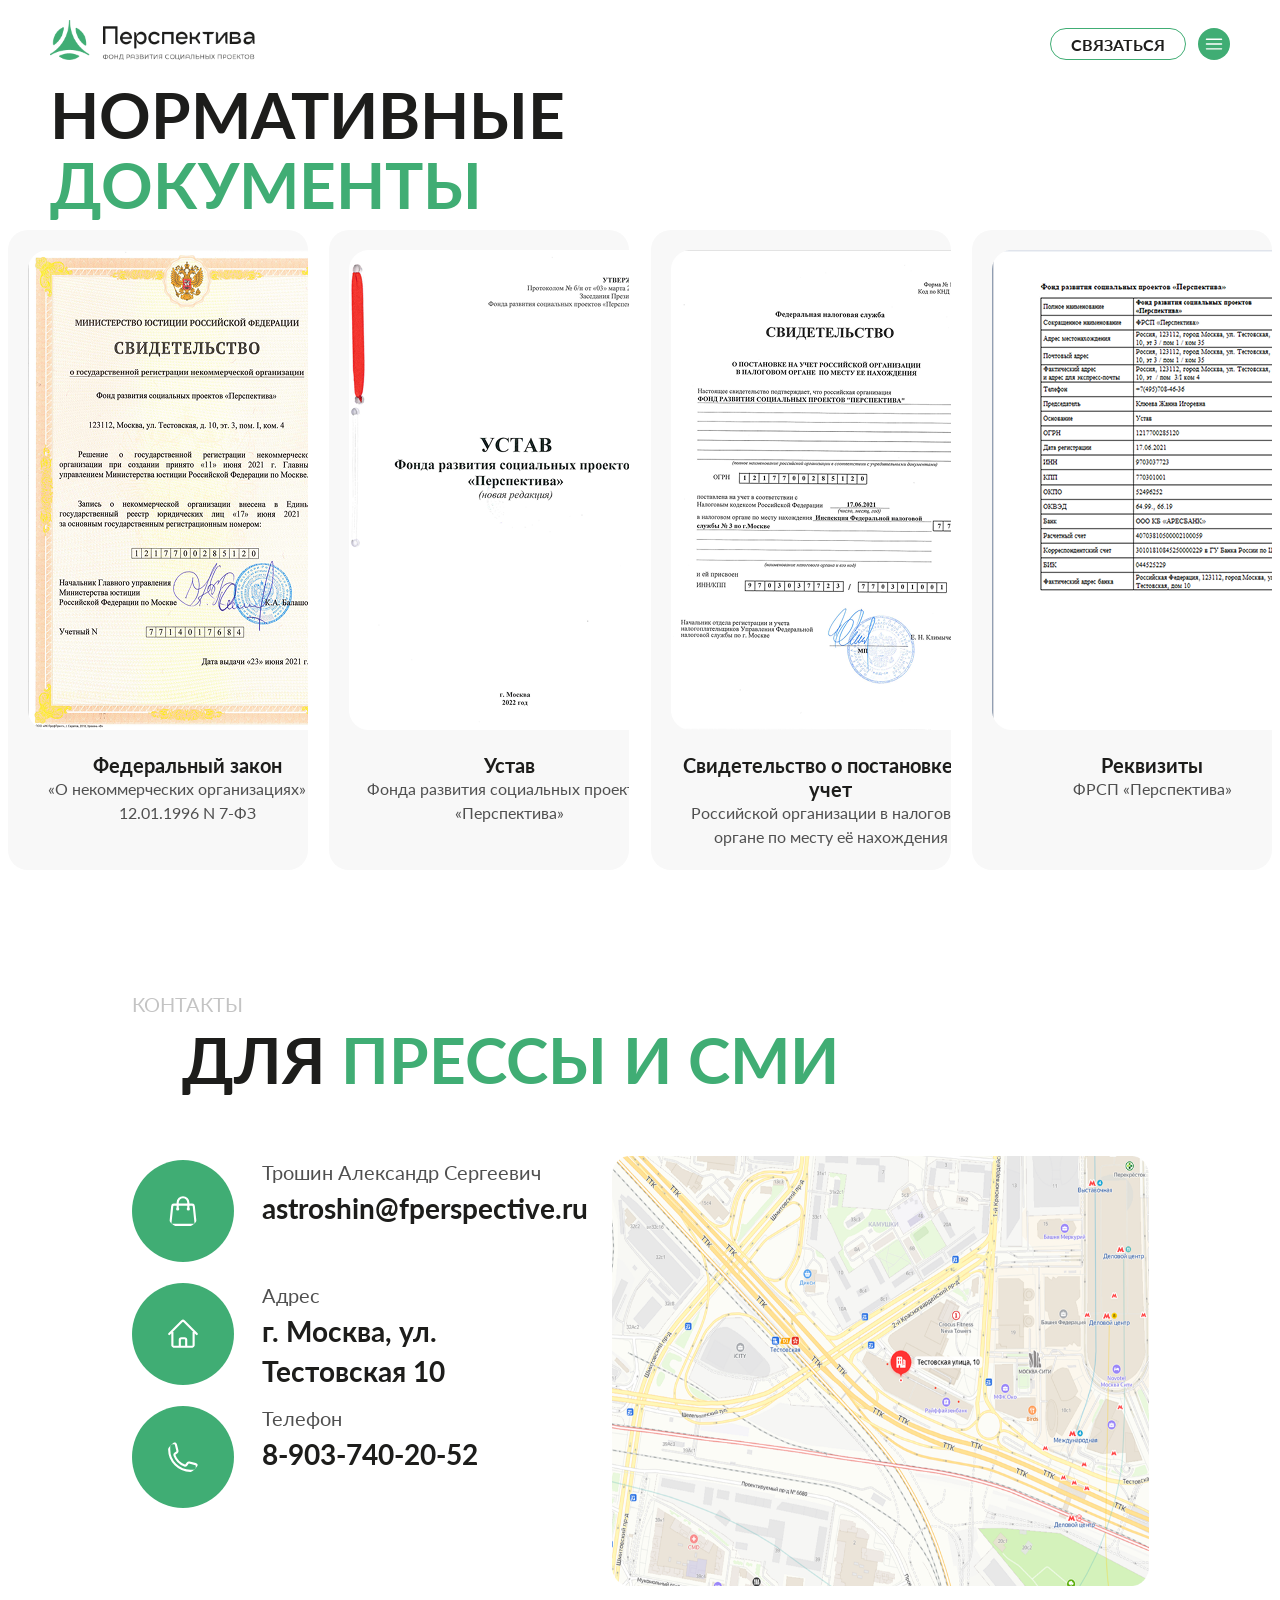
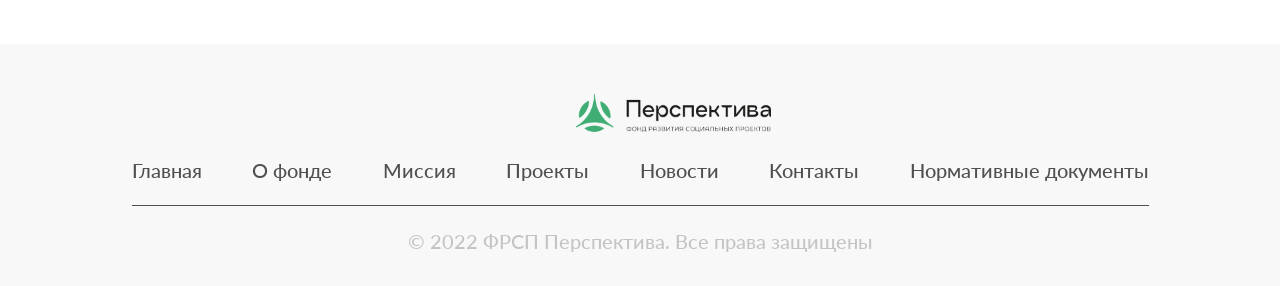
<file: document.html>
<!doctype html>
<html lang="en">
  <head>
    <meta charset="UTF-8" />
    <meta name="viewport" content="width=device-width, initial-scale=1.0" />
    <title>Перспектива</title>
    <link rel="stylesheet" href="./document.css" />
    <link rel="icon" href="./icon.png" />
  </head>
  <body>
    <div class="head">
      <img src="./Group 4194.png" alt="icon" class="icon" />

      <div class="header">
        <button class="cvyaz">Cвязаться</button>

        <svg
          xmlns="http://www.w3.org/2000/svg"
          fill="none"
          viewBox="0 0 24 24"
          stroke-width="1.5"
          stroke="currentColor"
          class="size-6"
        >
          <path
            stroke-linecap="round"
            stroke-linejoin="round"
            d="M3.75 6.75h16.5M3.75 12h16.5m-16.5 5.25h16.5"
          />
        </svg>
      </div>
    </div>

    <p class="h1">
      НОРМАТИВНЫЕ <br />
      <b>ДОКУМЕНТЫ</b>
    </p>

    <div class="documenti">
      <div class="document">
        <img src="./Rectangle 336.png" alt="" />

        <div class="texti">
          <p class="what">Федеральный закон</p>
          <p class="type">
            «О некоммерческих организациях» от 12.01.1996 N 7-ФЗ
          </p>
        </div>
      </div>

      <div class="document">
        <img src="./Rectangle 337.png" alt="" />

        <div class="texti">
          <p class="what">Устав</p>
          <p class="type">Фонда развития социальных проектов «Перспектива»</p>
        </div>
      </div>

      <div class="document">
        <img src="./Rectangle 336 (1).png" alt="" />

        <div class="texti">
          <p class="what">Свидетельство о постановке на учет</p>
          <p class="type">
            Российской организации в налоговом органе по месту её нахождения
          </p>
        </div>
      </div>

      <div class="document">
        <img src="./Rectangle 336 (2).png" alt="" />

        <div class="texti">
          <p class="what">Реквизиты</p>
          <p class="type">ФРСП «Перспектива»</p>
        </div>
      </div>
    </div>

    <div class="pressa">
      <span class="ofonde">кОНТАКТЫ</span>
      <p class="h1">Для <b>прессы и СМИ</b></p>

      <div class="koordinata">
        <div class="nomera">
          <div class="nomer">
            <svg
              xmlns="http://www.w3.org/2000/svg"
              fill="none"
              viewBox="0 0 24 24"
              stroke-width="1.5"
              stroke="currentColor"
              class="size-3"
            >
              <path
                stroke-linecap="round"
                stroke-linejoin="round"
                d="M15.75 10.5V6a3.75 3.75 0 1 0-7.5 0v4.5m11.356-1.993 1.263 12c.07.665-.45 1.243-1.119 1.243H4.25a1.125 1.125 0 0 1-1.12-1.243l1.264-12A1.125 1.125 0 0 1 5.513 7.5h12.974c.576 0 1.059.435 1.119 1.007ZM8.625 10.5a.375.375 0 1 1-.75 0 .375.375 0 0 1 .75 0Zm7.5 0a.375.375 0 1 1-.75 0 .375.375 0 0 1 .75 0Z"
              />
            </svg>

            <div class="adress">
              <span class="imya">Трошин Александр Сергеевич</span>
              <p class="aderss">astroshin@fperspective.ru</p>
            </div>
          </div>

          <div class="nomer four">
            <svg
              xmlns="http://www.w3.org/2000/svg"
              fill="none"
              viewBox="0 0 24 24"
              stroke-width="1.5"
              stroke="currentColor"
              class="size-3"
            >
              <path
                stroke-linecap="round"
                stroke-linejoin="round"
                d="m2.25 12 8.954-8.955c.44-.439 1.152-.439 1.591 0L21.75 12M4.5 9.75v10.125c0 .621.504 1.125 1.125 1.125H9.75v-4.875c0-.621.504-1.125 1.125-1.125h2.25c.621 0 1.125.504 1.125 1.125V21h4.125c.621 0 1.125-.504 1.125-1.125V9.75M8.25 21h8.25"
              />
            </svg>

            <div class="adress">
              <span class="imya">Адрес</span>
              <p class="aderss">
                г. Москва, ул. <br />
                Тестовская 10
              </p>
            </div>
          </div>

          <div class="nomer">
            <svg
              xmlns="http://www.w3.org/2000/svg"
              fill="none"
              viewBox="0 0 24 24"
              stroke-width="1.5"
              stroke="currentColor"
              class="size-3"
            >
              <path
                stroke-linecap="round"
                stroke-linejoin="round"
                d="M2.25 6.75c0 8.284 6.716 15 15 15h2.25a2.25 2.25 0 0 0 2.25-2.25v-1.372c0-.516-.351-.966-.852-1.091l-4.423-1.106c-.44-.11-.902.055-1.173.417l-.97 1.293c-.282.376-.769.542-1.21.38a12.035 12.035 0 0 1-7.143-7.143c-.162-.441.004-.928.38-1.21l1.293-.97c.363-.271.527-.734.417-1.173L6.963 3.102a1.125 1.125 0 0 0-1.091-.852H4.5A2.25 2.25 0 0 0 2.25 4.5v2.25Z"
              />
            </svg>

            <div class="adress">
              <span class="imya">Телефон</span>
              <p class="aderss">8-903-740-20-52</p>
            </div>
          </div>
        </div>

        <img src="./Rectangle 5 (1).png" alt="" class="map" />
      </div>
    </div>

    <div class="end">
      <img src="./logo full.png" alt="" class="logo_full" />

      <div class="sslki">
        <a href="./index.html">Главная</a>
        <a href="./fond.html">О фонде</a>
        <a href="./mission.html">Миссия</a>
        <a href="./Project.html">Проекты</a>
        <a href="./news.html">Новости</a>
        <a href="./kontakti.html">Контакты</a>
        <a href="./document.html">Нормативные документы</a>
      </div>

      <p class="konec">© 2022 ФРСП Перспектива. Все права защищены</p>
    </div>
  </body>
</html>
</file>
<file: document.css>
@import url("https://fonts.googleapis.com/css2?family=Lato:ital,wght@0,100;0,300;0,400;0,700;0,900;1,100;1,300;1,400;1,700;1,900&family=Montserrat:ital,wght@0,100..900;1,100..900&family=Poppins:ital,wght@0,100;0,200;0,300;0,400;0,500;0,600;0,700;0,800;0,900;1,100;1,200;1,300;1,400;1,500;1,600;1,700;1,800;1,900&display=swap");
* {
  margin: 0;
  font-family: "Lato", sans-serif;
}
.head {
  width: 100%;
  height: 60px;
  display: flex;
  align-items: end;
  margin-bottom: 20px;
  justify-content: space-between;
}
.icon {
  width: 205px;
  height: 40px;
  margin-left: 50px;
}
.header {
  width: 180px;
  height: 32px;
  display: flex;
  justify-content: space-between;
  margin-right: 50px;
}
.cvyaz {
  border-radius: 40px;
  background-color: inherit;
  text-transform: uppercase;
  border: 1px solid #40ad74;
  font-size: 16px;
  font-weight: 700;
  color: #1d1d1b;
  letter-spacing: 5%;
  padding: 6px 20px;
}
.size-6 {
  color: #ffffff;
  border-radius: 50%;
  background-color: #40ad74;
  padding: 5px;
}
.h1 {
  text-transform: uppercase;
  font-size: 64px;
  font-weight: 700;
  line-height: 70px;
  color: #1d1d1b;
  margin-top: 10px;
  margin-bottom: 10px;
  margin-left: 50px;
}
b {
  color: #40ad74;
  font-weight: 700;
}
.documenti {
  width: 1265px;
  height: 664px;
  display: flex;
  margin: auto;
  margin-bottom: 100px;
  justify-content: space-between;
}
.document {
  width: 260px;
  padding: 20px;
  height: 600px;
  overflow: hidden;
  border-radius: 20px;
  background-color: #f8f8f8;
}
.texti {
  width: 320px;
  height: 80px;
  margin-top: 20px;
}
.what {
  font-size: 20px;
  font-weight: 700;
  color: #1d1d1b;
  line-height: 24px;
  text-align: center;
}
.type {
  font-weight: 400;
  font-size: 16px;
  line-height: 24px;
  color: #505050;
  text-align: center;
}
.pressa {
  width: 1017px;
  height: 650px;
  margin: auto;
  margin-top: 100px;
}
.koordinata {
  width: 1017px;
  height: 430px;
  margin: 61px 0px;
  display: flex;
}
.nomera {
  width: 480px;
  height: 356px;
  display: flex;
  flex-direction: column;
}
.nomer {
  width: 480px;
  height: 110px;
  display: flex;
  align-items: center;
  justify-content: space-between;
}
.size-3 {
  width: 34px;
  height: 34px;
  color: #ffffff;
  background-color: #40ad74;
  border-radius: 50%;
  padding: 34px;
}
.adress {
  width: 350px;
  height: 110px;
}
.imya {
  font-weight: 400;
  font-size: 20px;
  line-height: 32px;
  color: #505050;
}
.aderss {
  font-weight: 700;
  font-size: 28px;
  line-height: 40px;
  color: #1d1d1b;
}
.four {
  margin: 13px 0px;
}
.map {
  width: 537px;
  height: 430px;
}
.ofonde {
  font-size: 20px;
  font-weight: 400;
  letter-spacing: 60%;
  line-height: 100%;
  color: #c4c4c4;
  text-transform: uppercase;
}
.h1 {
  text-transform: uppercase;
  font-size: 64px;
  font-weight: 700;
  line-height: 70px;
  color: #1d1d1b;
  margin-top: 10px;
  margin-bottom: 10px;
}
b {
  color: #40ad74;
  font-weight: 700;
}
.end {
  width: 100%;
  height: 142px;
  padding: 50px 0px;
  background-color: #f8f8f8;
}
.logo_full {
  width: 195px;
  margin-left: 45%;
}
.sslki {
  width: 1017px;
  height: 50px;
  display: flex;
  margin: auto;
  margin-top: 20px;
  align-items: flex-start;
  justify-content: space-between;
  border-bottom: 1px solid #505050;
}
a {
  font-size: 20px;
  color: #505050;
  font-weight: 500;
  line-height: 30px;
  text-decoration: none;
}
.konec {
  font-weight: 500;
  font-size: 20px;
  line-height: 30px;
  text-align: center;
  color: #c4c4c4;
  margin: 20px 0px;
}
</file>
